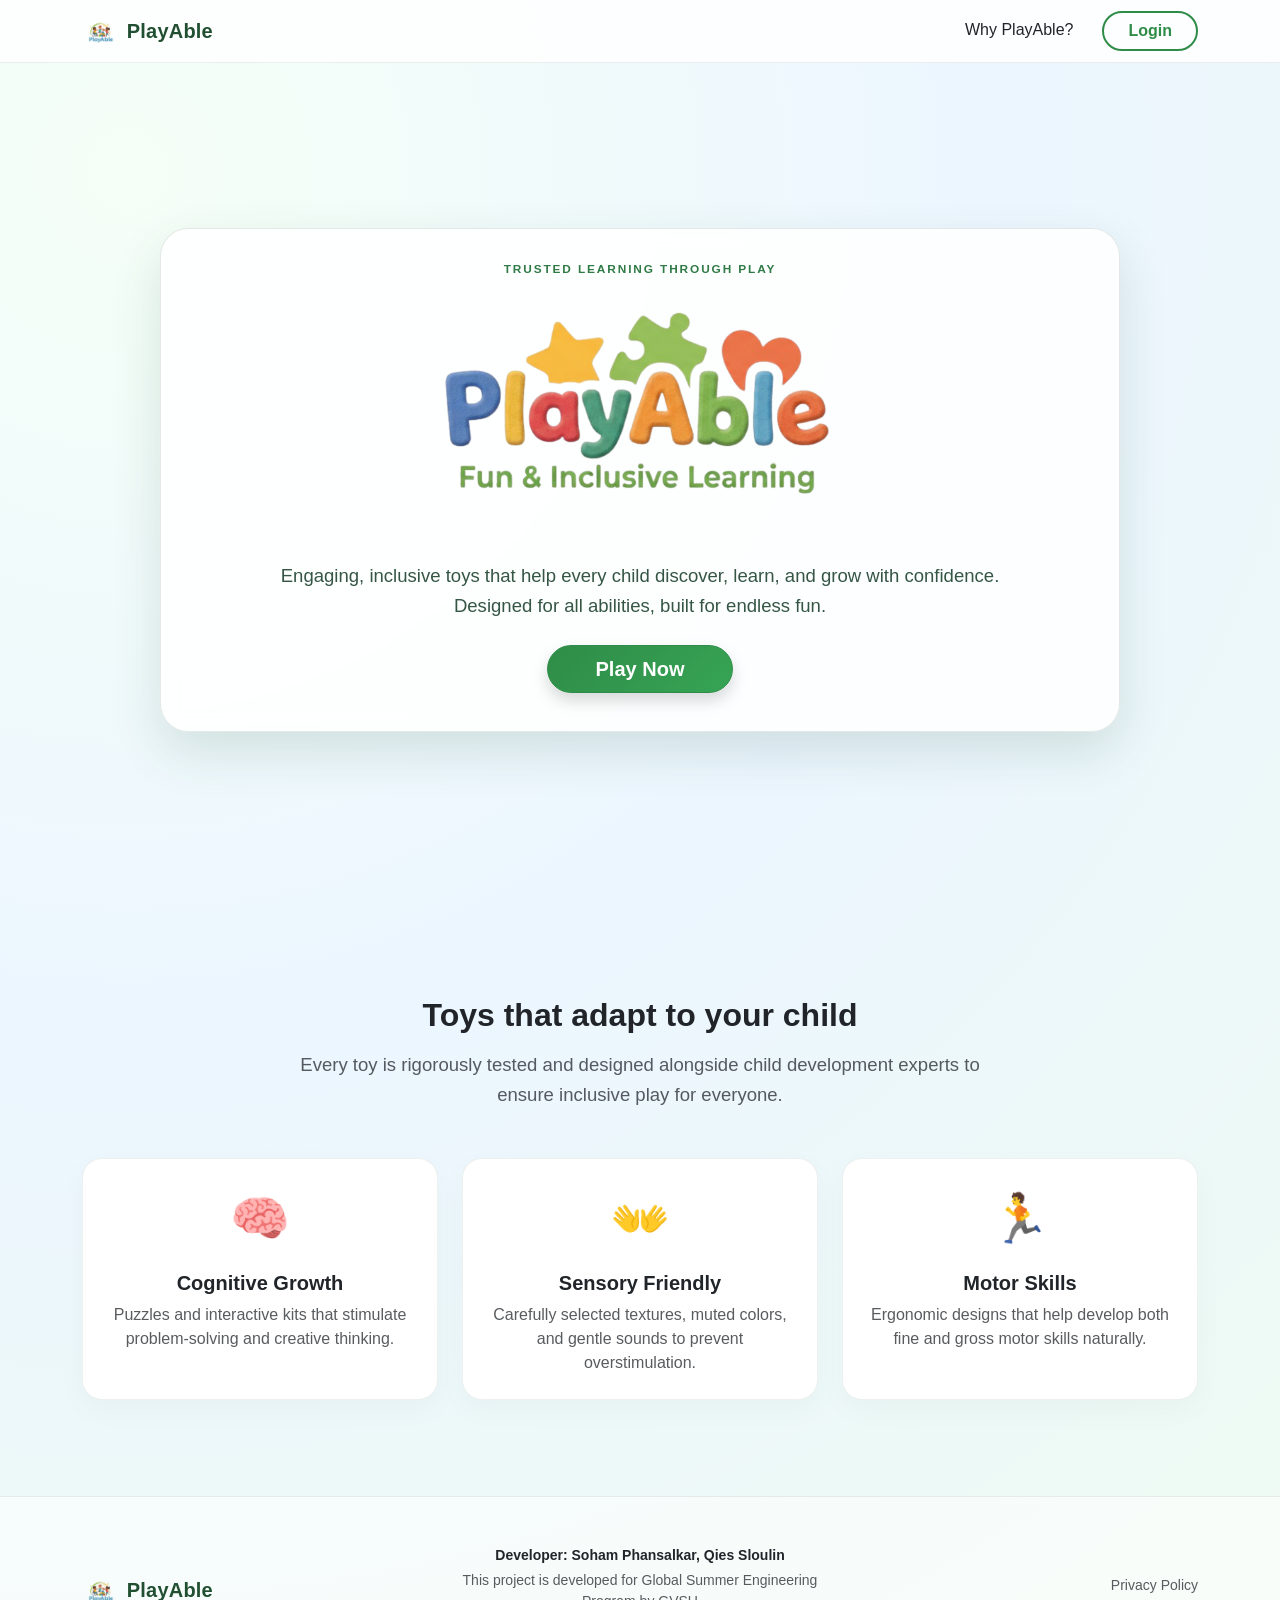
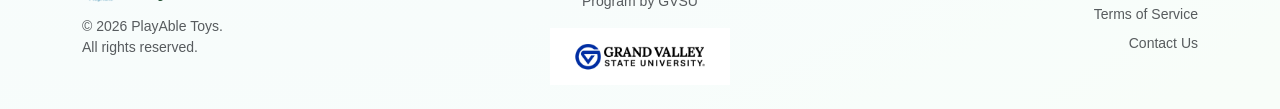
<file: FrontEnd/Landing/index.html>
<!doctype html>
<html lang="en">
  <head>
    <meta charset="utf-8" />
    <meta name="viewport" content="width=device-width, initial-scale=1" />
    <title>PlayAble</title>
    <link
      rel="icon"
      type="image/png"
      href="../../Media/Symbolic-logo-removebg.png"
    />
    <link
      href="https://cdn.jsdelivr.net/npm/bootstrap@5.3.3/dist/css/bootstrap.min.css"
      rel="stylesheet"
    />
    <link rel="stylesheet" href="style.css" />
  </head>
  <body class="landing-page">
    <!-- Navbar -->
    <nav class="navbar navbar-expand-lg nav-professional fixed-top">
      <div class="container">
        <a
          class="navbar-brand brand-lockup"
          href="#"
          aria-label="PlayAble Home"
        >
          <img
            src="../../Media/Symbolic-logo-removebg.png"
            alt="PlayAble symbol"
            class="brand-symbol"
          />
          <span class="brand-text">PlayAble</span>
        </a>
        <div class="ms-auto d-flex gap-3">
          <a
            href="#features"
            class="btn btn-link text-decoration-none text-dark fw-medium d-none d-md-block"
            >Why PlayAble?</a
          >
          <a href="../Accounts/login.html"
            ><button
              type="button"
              class="btn btn-outline-success px-4 fw-semibold"
            >
              Login
            </button></a
          >
        </div>
      </div>
    </nav>

    <!-- Hero Section -->
    <main class="hero-section" id="home">
      <section class="hero-card text-center fade-in">
        <p class="hero-kicker mb-2">Trusted Learning Through Play</p>
        <img
          src="../../Media/Text-logo-removebg.png"
          alt="PlayAble Fun and Inclusive Learning"
          class="img-fluid logo-img floating-anim"
        />
        <p class="hero-copy mt-4 mb-4">
          Engaging, inclusive toys that help every child discover, learn, and
          grow with confidence. Designed for all abilities, built for endless
          fun.
        </p>
        <div>
          <a href="../Accounts/login.html">
            <button
              type="button"
              id="playNowBtn"
              class="btn btn-success btn-lg px-5 py-2 fw-semibold shadow"
            >
              Play Now
            </button></a
          >
        </div>
      </section>
    </main>

    <!-- Features Section -->
    <section class="features-section py-5" id="features">
      <div class="container py-5">
        <div class="text-center mb-5 fade-in">
          <h2 class="fw-bold text-dark mb-3">Toys that adapt to your child</h2>
          <p class="text-muted hero-copy">
            Every toy is rigorously tested and designed alongside child
            development experts to ensure inclusive play for everyone.
          </p>
        </div>

        <div class="row g-4">
          <div class="col-md-4 fade-in">
            <div class="feature-card text-center p-4 h-100">
              <div class="feature-icon mb-3">🧠</div>
              <h3 class="h5 fw-bold text-dark">Cognitive Growth</h3>
              <p class="text-muted mb-0">
                Puzzles and interactive kits that stimulate problem-solving and
                creative thinking.
              </p>
            </div>
          </div>
          <div class="col-md-4 fade-in">
            <div class="feature-card text-center p-4 h-100">
              <div class="feature-icon mb-3">👐</div>
              <h3 class="h5 fw-bold text-dark">Sensory Friendly</h3>
              <p class="text-muted mb-0">
                Carefully selected textures, muted colors, and gentle sounds to
                prevent overstimulation.
              </p>
            </div>
          </div>
          <div class="col-md-4 fade-in">
            <div class="feature-card text-center p-4 h-100">
              <div class="feature-icon mb-3">🏃</div>
              <h3 class="h5 fw-bold text-dark">Motor Skills</h3>
              <p class="text-muted mb-0">
                Ergonomic designs that help develop both fine and gross motor
                skills naturally.
              </p>
            </div>
          </div>
        </div>
      </div>
    </section>

    <!-- Footer -->
    <footer class="footer pt-5 pb-4">
      <div class="container">
        <div class="row align-items-center">
          <!-- Column 1: PlayAble Brand -->
          <div class="col-md-4 mb-4 mb-md-0 text-center text-md-start">
            <a class="navbar-brand brand-lockup mb-2" href="#">
              <img
                src="../../Media/Symbolic-logo-removebg.png"
                alt="PlayAble symbol"
                class="brand-symbol"
              />
              <span class="brand-text">PlayAble</span>
            </a>
            <p class="text-muted small mb-0">&copy; 2026 PlayAble Toys.</p>
            <p class="text-muted small mb-0">All rights reserved.</p>
          </div>

          <!-- Column 2: Developer & Program Info -->
          <div class="col-md-4 mb-4 mb-md-0 text-center">
            <p class="text-dark small mb-1 fw-bold">
              Developer: Soham Phansalkar, Qies Sloulin
            </p>
            <p class="text-muted small mb-3">
              This project is developed for Global Summer Engineering Program by
              GVSU
            </p>
            <img
              src="../../Media/GVSU-logo.png"
              alt="Grand Valley State University Logo"
              class="gvsu-logo"
            />
          </div>

          <!-- Column 3: Links -->
          <div class="col-md-4 text-center text-md-end">
            <div
              class="d-flex flex-column gap-2 align-items-center align-items-md-end"
            >
              <a href="#" class="text-muted text-decoration-none small"
                >Privacy Policy</a
              >
              <a href="#" class="text-muted text-decoration-none small"
                >Terms of Service</a
              >
              <a href="#" class="text-muted text-decoration-none small"
                >Contact Us</a
              >
            </div>
          </div>
        </div>
      </div>
    </footer>

    <script src="https://cdn.jsdelivr.net/npm/bootstrap@5.3.3/dist/js/bootstrap.bundle.min.js"></script>
    <script src="script.js"></script>
  </body>
</html>
</file>
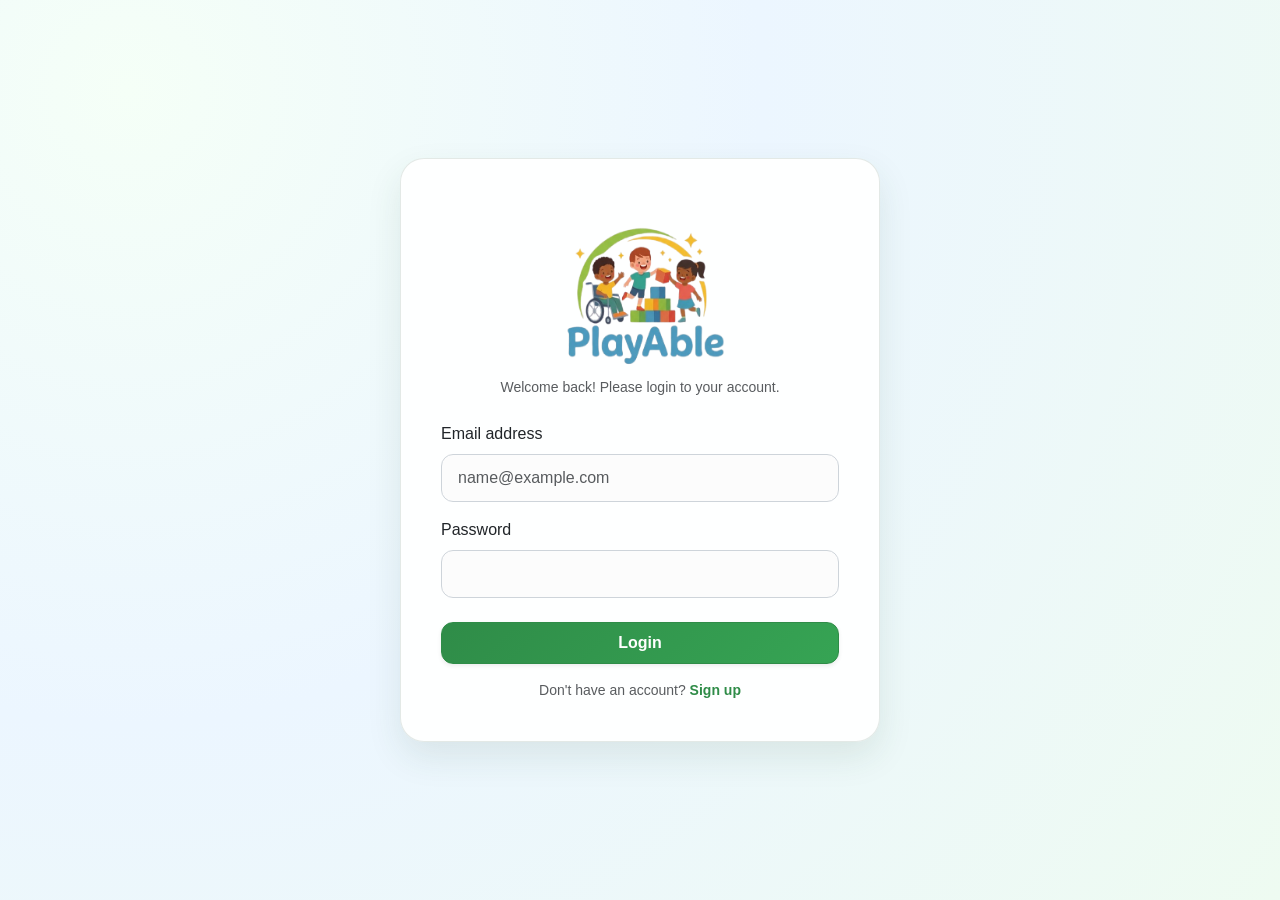
<file: FrontEnd/Accounts/login.html>
<!doctype html>
<html lang="en">
  <head>
    <meta charset="utf-8" />
    <meta name="viewport" content="width=device-width, initial-scale=1" />
    <title>Login - PlayAble</title>
    <link
      rel="icon"
      type="image/png"
      href="../../Media/Symbolic-logo-removebg.png"
    />
    <link
      href="https://cdn.jsdelivr.net/npm/bootstrap@5.3.3/dist/css/bootstrap.min.css"
      rel="stylesheet"
    />
    <link rel="stylesheet" href="L-S.css" />
  </head>
  <body class="auth-page">
    <div
      class="container min-vh-100 d-flex align-items-center justify-content-center py-5"
    >
      <div class="auth-card fade-in">
        <div class="text-center mb-4">
          <a href="index.html" class="text-decoration-none d-inline-block">
            <h2 class="brand-text h3 mb-0">
              <img
                src="../../Media/Symbolic-logo-removebg.png"
                alt="PlayAble"
                height="170px"
                width="240px"
              />
            </h2>
          </a>
          <p class="text-muted small mt-2">
            Welcome back! Please login to your account.
          </p>
        </div>

        <form id="loginForm" novalidate>
          <div class="mb-3">
            <label for="email" class="form-label fw-medium text-dark"
              >Email address</label
            >
            <input
              type="email"
              class="form-control auth-input"
              id="email"
              placeholder="name@example.com"
              required
            />
            <div class="invalid-feedback">
              Please enter a valid email address.
            </div>
          </div>

          <div class="mb-4">
            <label for="password" class="form-label fw-medium text-dark"
              >Password</label
            >
            <input
              type="password"
              class="form-control auth-input"
              id="password"
              placeholder=""
              required
            />
            <div class="invalid-feedback">Please enter your password.</div>
          </div>

          <a href="../Home/home.html"
            ><button
              type="submit"
              class="btn btn-success w-100 py-2 fw-semibold mb-3 shadow-sm"
            >
              Login
            </button></a
          >

          <p class="text-center text-muted small mb-0">
            Don't have an account?
            <a
              href="signup.html"
              class="text-success text-decoration-none fw-semibold"
              >Sign up</a
            >
          </p>
        </form>
      </div>
    </div>

    <script src="https://cdn.jsdelivr.net/npm/bootstrap@5.3.3/dist/js/bootstrap.bundle.min.js"></script>
    <script src="L-S.js"></script>
  </body>
</html>
</file>
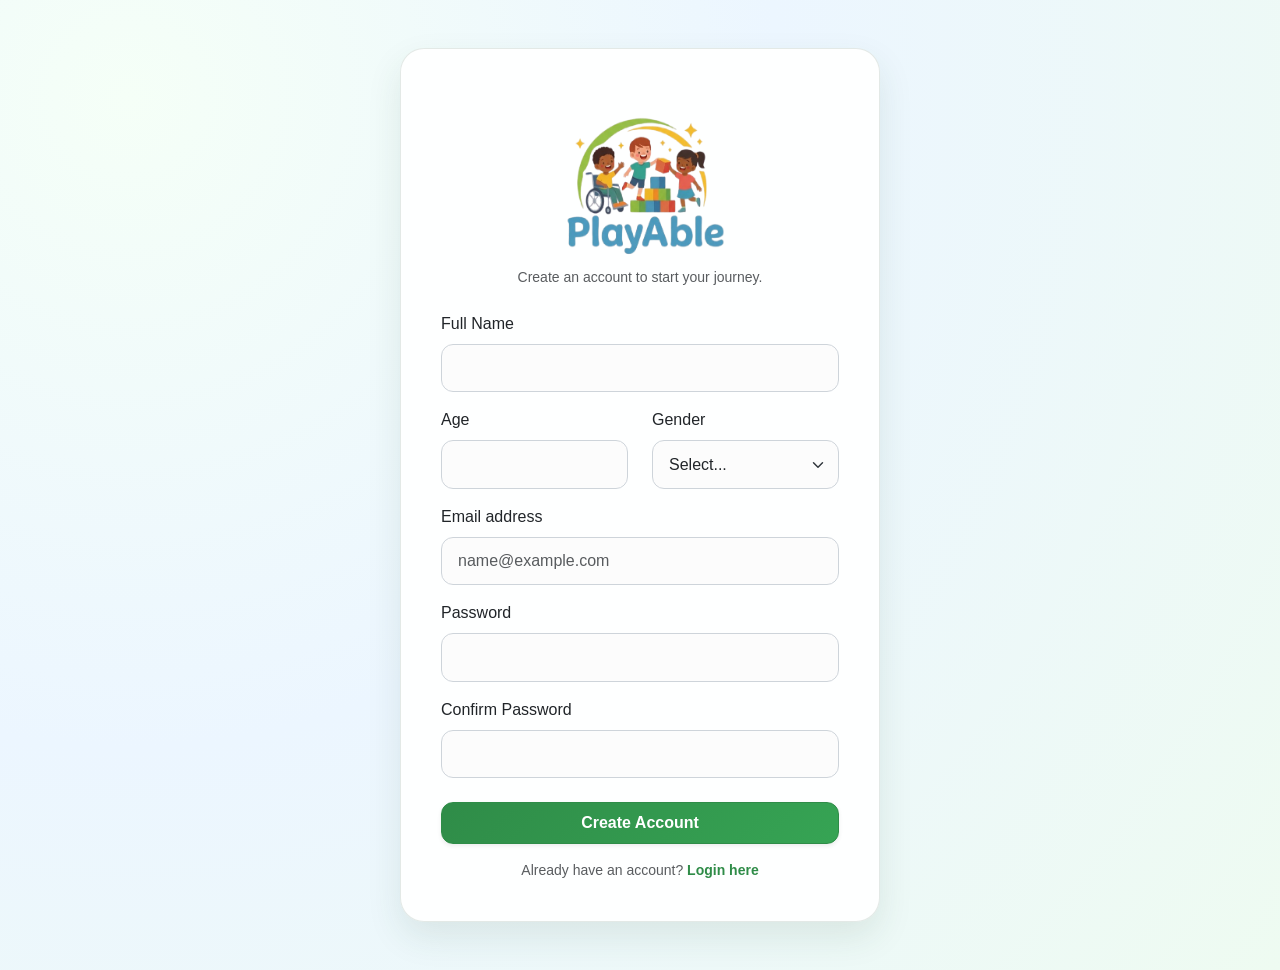
<file: FrontEnd/Accounts/signup.html>
<!doctype html>
<html lang="en">
  <head>
    <meta charset="utf-8" />
    <meta name="viewport" content="width=device-width, initial-scale=1" />
    <title>Sign Up - PlayAble</title>
    <link
      rel="icon"
      type="image/png"
      href="../../Media/Symbolic-logo-removebg.png"
    />
    <link
      href="https://cdn.jsdelivr.net/npm/bootstrap@5.3.3/dist/css/bootstrap.min.css"
      rel="stylesheet"
    />
    <link rel="stylesheet" href="L-S.css" />
  </head>
  <body class="auth-page">
    <div
      class="container min-vh-100 d-flex align-items-center justify-content-center py-5"
    >
      <div class="auth-card fade-in">
        <div class="text-center mb-4">
            <h2 class="brand-text h3 mb-0"><img src="../../Media/Symbolic-logo-removebg.png" alt="PlayAble" height="170px" width="240px"></h2>
          </a>
          <p class="text-muted small mt-2">
            Create an account to start your journey.
          </p>
        </div>

        <form id="signupForm" novalidate>
          <div class="mb-3">
            <label for="fullName" class="form-label fw-medium text-dark"
              >Full Name</label
            >
            <input
              type="text"
              class="form-control auth-input"
              id="fullName"
              placeholder=""
              required
            />
            <div class="invalid-feedback">Please enter your name.</div>
          </div>

          <div class="row mb-3">
            <div class="col-6">
              <label for="age" class="form-label fw-medium text-dark"
                >Age</label
              >
              <input
                type="number"
                class="form-control auth-input"
                id="age"
                placeholder=""
                min="1"
                max="100"
                required
              />
              <div class="invalid-feedback">Please enter a valid age.</div>
            </div>
            <div class="col-6">
              <label for="gender" class="form-label fw-medium text-dark"
                >Gender</label
              >
              <select class="form-select auth-input" id="gender" required>
                <option value="" disabled selected>Select...</option>
                <option value="male">Male</option>
                <option value="female">Female</option>
                <option value="other">Other</option>
                <option value="prefer-not">Prefer not to say</option>
              </select>
              <div class="invalid-feedback">Please select a gender.</div>
            </div>
          </div>

          <div class="mb-3">
            <label for="email" class="form-label fw-medium text-dark"
              >Email address</label
            >
            <input
              type="email"
              class="form-control auth-input"
              id="email"
              placeholder="name@example.com"
              required
            />
            <div class="invalid-feedback">Please enter a valid email.</div>
          </div>

          <div class="mb-3">
            <label for="password" class="form-label fw-medium text-dark"
              >Password</label
            >
            <input
              type="password"
              class="form-control auth-input"
              id="password"
              placeholder=""
              minlength="8"
              required
            />
            <div class="invalid-feedback">
              Password must be at least 8 characters.
            </div>
          </div>

          <div class="mb-4">
            <label for="confirmPassword" class="form-label fw-medium text-dark"
              >Confirm Password</label
            >
            <input
              type="password"
              class="form-control auth-input"
              id="confirmPassword"
              placeholder=""
              required
            />
            <div class="invalid-feedback" id="passwordMatchError">
              Passwords do not match.
            </div>
          </div>

          <a href="../Home/home.html"><button
            type="submit"
            class="btn btn-success w-100 py-2 fw-semibold mb-3 shadow-sm"
          >
            Create Account
          </button></a>

          <p class="text-center text-muted small mb-0">
            Already have an account?
            <a
              href="login.html"
              class="text-success text-decoration-none fw-semibold"
              >Login here</a
            >
          </p>
        </form>
      </div>
    </div>

    <script src="https://cdn.jsdelivr.net/npm/bootstrap@5.3.3/dist/js/bootstrap.bundle.min.js"></script>
    <script src="L-S.js"></script>
  </body>
</html>
</file>
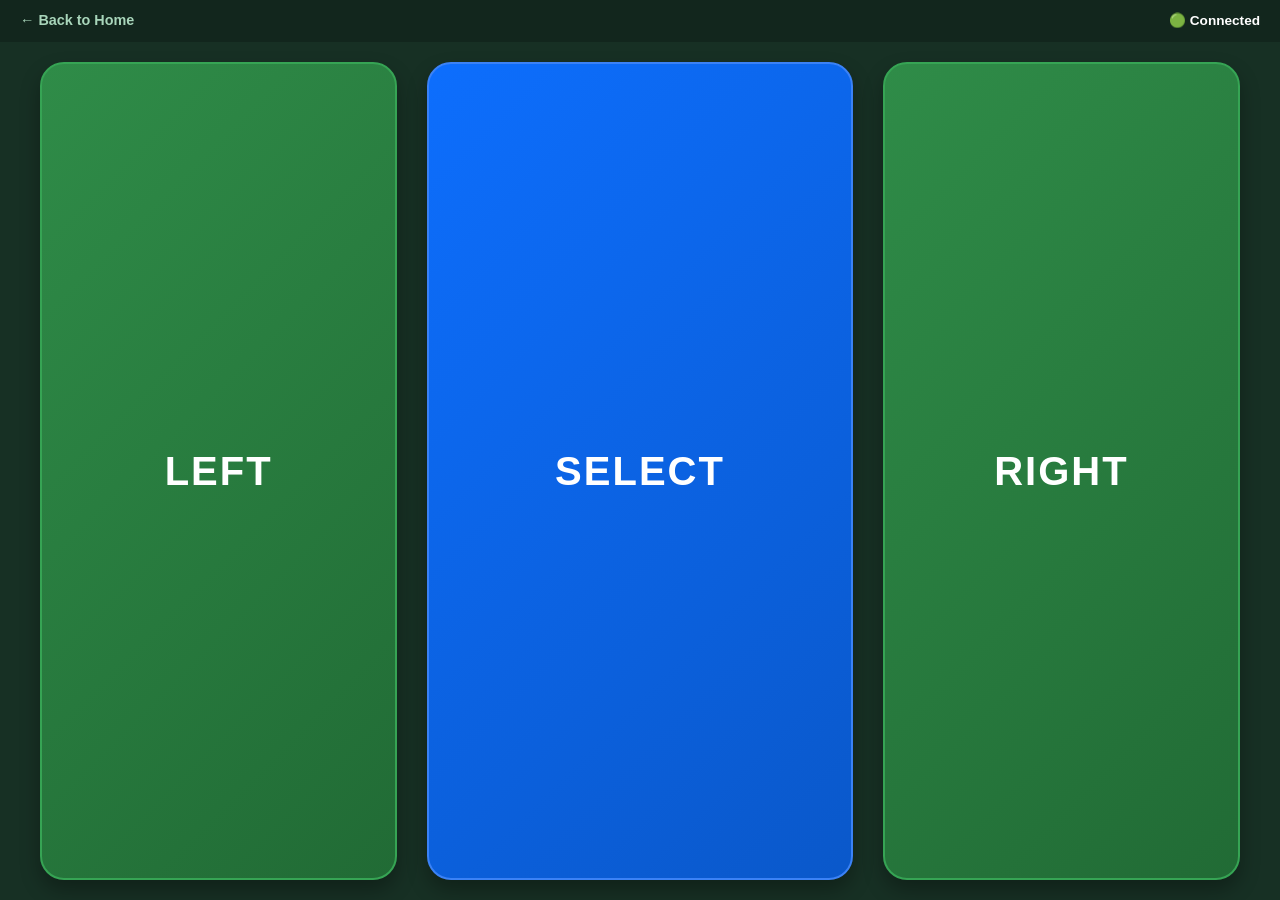
<file: FrontEnd/controller/controller.html>
<!doctype html>
<html lang="en">
  <head>
    <meta charset="utf-8" />
    <meta
      name="viewport"
      content="width=device-width, initial-scale=1.0, maximum-scale=1.0, user-scalable=no"
    />
    <title>Virtual Controller - PlayAble</title>
    <link
      rel="icon"
      type="image/png"
      href="../../Media/Symbolic-logo-removebg.png"
    />
    <link
      href="https://cdn.jsdelivr.net/npm/bootstrap@5.3.3/dist/css/bootstrap.min.css"
      rel="stylesheet"
    />
    <link rel="stylesheet" href="controller.css" />
  </head>
  <body class="controller-body">
    <div class="controller-header">
      <a href="../Home/home.html" class="back-link">← Back to Home</a>
      <span class="status-indicator" id="connectionStatus">🟢 Connected</span>
    </div>

    <main class="controller-container">
      <button id="btnLeft" class="ctrl-btn btn-side">LEFT</button>
      <button id="btnSelect" class="ctrl-btn btn-center">SELECT</button>
      <button id="btnRight" class="ctrl-btn btn-side">RIGHT</button>
    </main>

    <script src="controller.js"></script>
  </body>
</html>
</file>
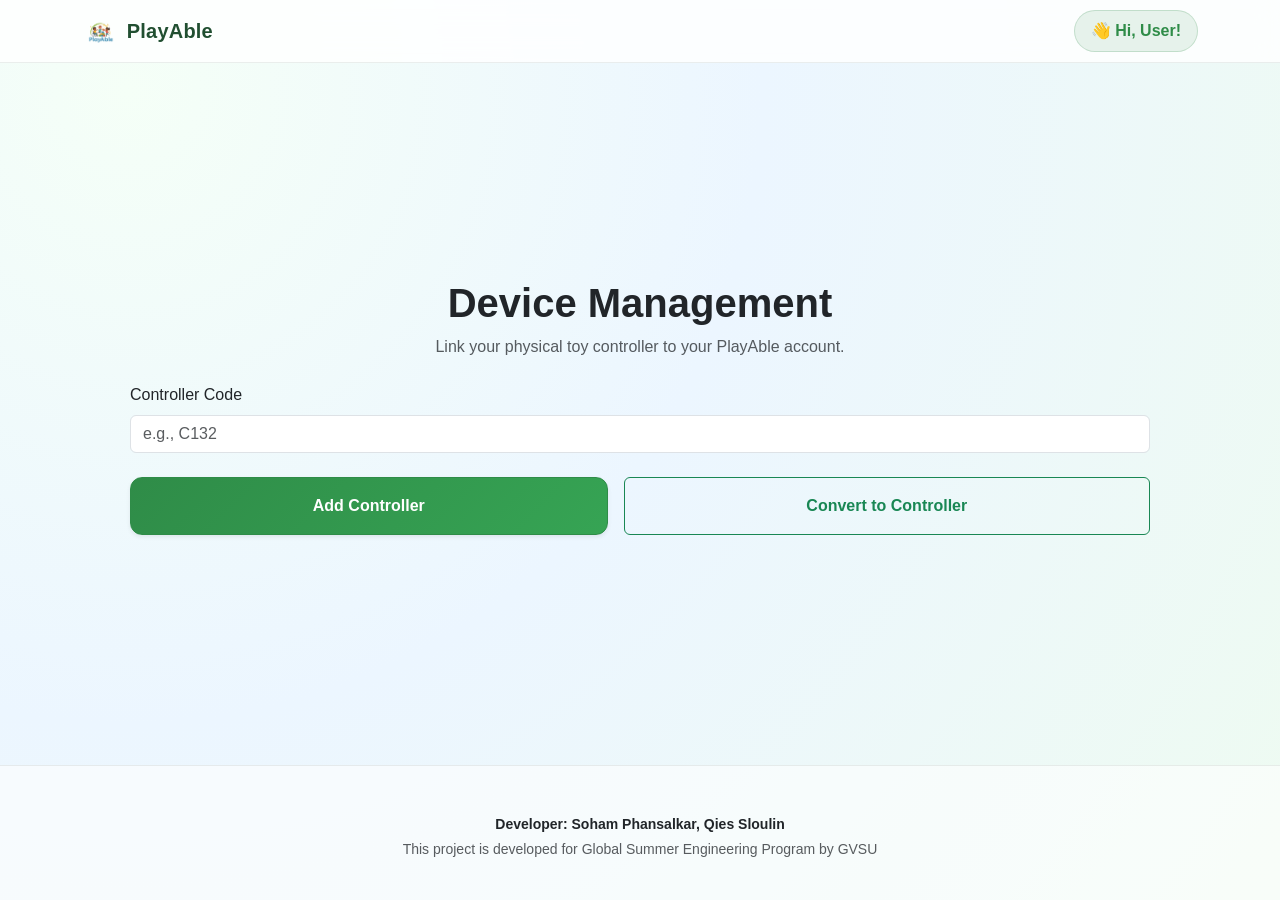
<file: FrontEnd/Home/controller.html>
<!doctype html>
<html lang="en">
  <head>
    <meta charset="utf-8" />
    <meta name="viewport" content="width=device-width, initial-scale=1" />
    <title>Manage Controllers - PlayAble</title>
    <link
      rel="icon"
      type="image/png"
      href="../../Media/Symbolic-logo-removebg.png"
    />
    <link
      href="https://cdn.jsdelivr.net/npm/bootstrap@5.3.3/dist/css/bootstrap.min.css"
      rel="stylesheet"
    />
    <link rel="stylesheet" href="home.css" />
  </head>
  <body class="home-page">
    <nav class="navbar navbar-expand-lg nav-professional fixed-top">
      <div class="container">
        <a
          class="navbar-brand brand-lockup"
          href="home.html"
          aria-label="PlayAble Home"
        >
          <img
            src="../../Media/Symbolic-logo-removebg.png"
            alt="PlayAble symbol"
            class="brand-symbol"
          />
          <span class="brand-text">PlayAble</span>
        </a>
        <div class="ms-auto d-flex align-items-center gap-3">
          <div
            class="user-greeting fw-bold px-3 py-2 rounded-pill"
            id="user-name"
          >
            👋 Hi, User!
          </div>
        </div>
      </div>
    </nav>

    <main
      class="container game-library-section d-flex justify-content-center align-items-center fade-in"
    >
      <div class="controller-card p-4 p-md-5 w-100">
        <div class="text-center mb-4">
          <h1 class="fw-bold text-dark mb-2">Device Management</h1>
          <p class="text-muted">
            Link your physical toy controller to your PlayAble account.
          </p>
        </div>

        <form id="controllerForm" novalidate>
          <div class="mb-4">
            <label for="controllerCode" class="form-label fw-medium text-dark"
              >Controller Code</label
            >
            <input
              type="text"
              class="form-control auth-input custom-input-lg"
              id="controllerCode"
              placeholder="e.g., C132"
              required
            />
            <div class="invalid-feedback">
              Please enter a valid controller code.
            </div>
          </div>

          <div class="d-flex flex-column flex-sm-row gap-3">
            <button
              type="button"
              id="btnAddController"
              class="btn btn-success flex-grow-1 py-3 fw-semibold shadow-sm"
              onclick="btnAddControllerClicked()"
            >
              Add Controller
            </button>
            <button
              type="button"
              id="btnConvertController"
              class="btn btn-outline-success flex-grow-1 py-3 fw-semibold"
              onclick="redirectToVirtualController()"
            >
              Convert to Controller
            </button>
          </div>
        </form>

        <div id="controllerStatus" class="mt-4 text-center d-none"></div>
      </div>
    </main>

    <footer class="footer pt-5 pb-4 mt-auto">
      <div class="container text-center">
        <p class="text-dark small mb-1 fw-bold">
          Developer: Soham Phansalkar, Qies Sloulin
        </p>
        <p class="text-muted small mb-3">
          This project is developed for Global Summer Engineering Program by
          GVSU
        </p>
      </div>
    </footer>

    <script src="https://cdn.jsdelivr.net/npm/bootstrap@5.3.3/dist/js/bootstrap.bundle.min.js"></script>
    <script src="home.js"></script>
  </body>
</html>
</file>
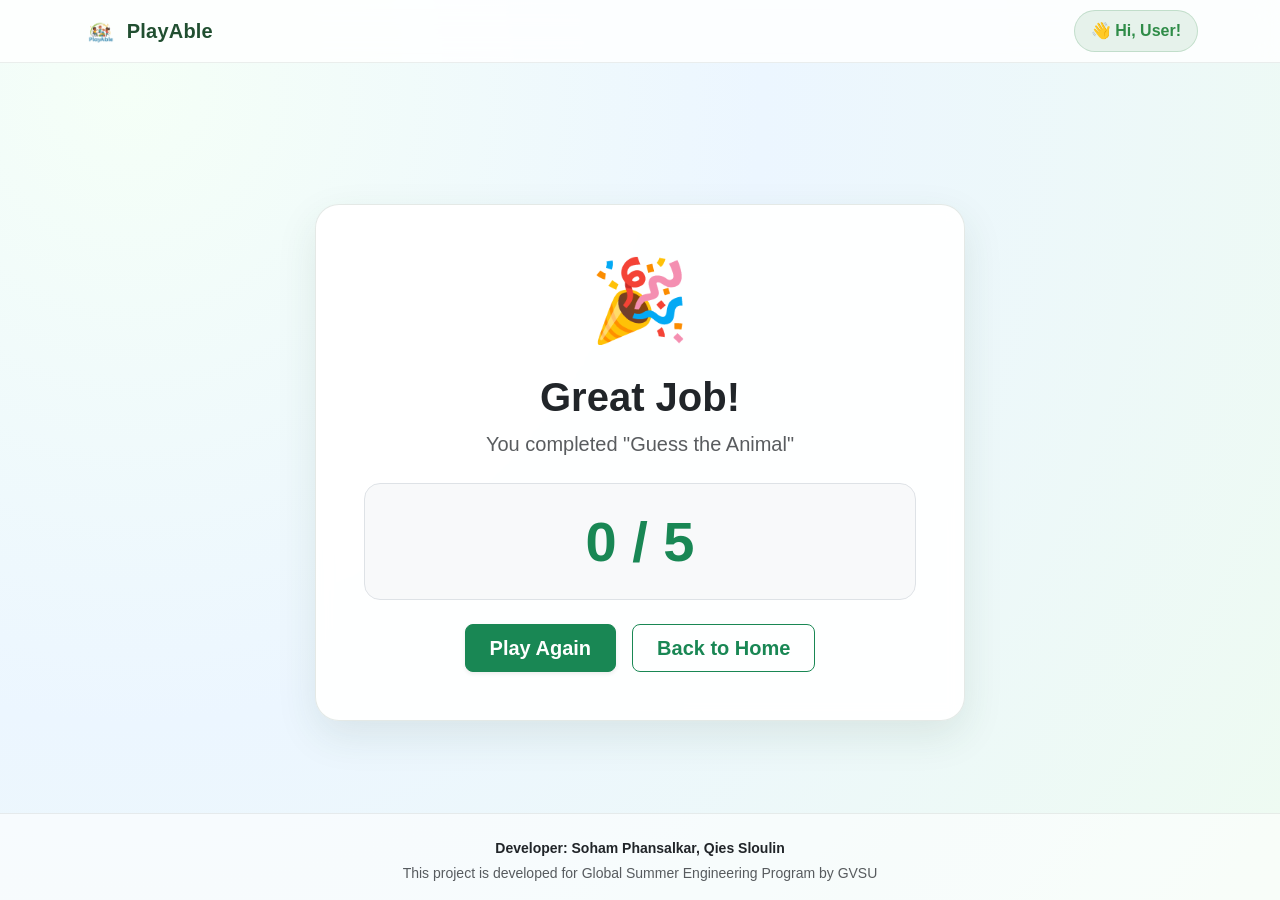
<file: FrontEnd/Games/GuessTheAnimal/score.html>
<!doctype html>
<html lang="en">
  <head>
    <meta charset="utf-8" />
    <meta name="viewport" content="width=device-width, initial-scale=1" />
    <title>Score - PlayAble</title>
    <link
      rel="icon"
      type="image/png"
      href="../../../Media/Symbolic-logo-removebg.png"
    />
    <link
      href="https://cdn.jsdelivr.net/npm/bootstrap@5.3.3/dist/css/bootstrap.min.css"
      rel="stylesheet"
    />
    <link rel="stylesheet" href="GTA.css" />
  </head>
  <body class="game-page">
    <!-- Navbar -->
    <nav class="navbar navbar-expand-lg nav-professional fixed-top">
      <div class="container">
        <a
          class="navbar-brand brand-lockup"
          href="home.html"
          aria-label="PlayAble Home"
        >
          <img
            src="../../../Media/Symbolic-logo-removebg.png"
            alt="PlayAble symbol"
            class="brand-symbol"
          />
          <span class="brand-text">PlayAble</span>
        </a>
        <div class="ms-auto d-flex align-items-center gap-3">
          <div class="user-greeting fw-bold px-3 py-2 rounded-pill">
            👋 Hi, User!
          </div>
        </div>
      </div>
    </nav>

    <!-- Score Section -->
    <main
      class="container game-container d-flex justify-content-center align-items-center flex-column fade-in"
    >
      <div class="quiz-card text-center w-100 p-5">
        <div class="mb-4">
          <span class="display-1">🎉</span>
        </div>
        <h1 class="fw-bold text-dark mb-2">Great Job!</h1>
        <p class="text-muted fs-5 mb-4">You completed "Guess the Animal"</p>

        <div class="p-4 bg-light rounded-4 mb-4 border">
          <h2 class="display-4 fw-bold text-success mb-0">
            <span id="final-score">0</span> / <span id="total-score">5</span>
          </h2>
        </div>

        <div
          class="d-flex flex-column flex-sm-row justify-content-center gap-3"
        >
          <a
            href="GTA.html"
            class="btn btn-success btn-lg px-4 py-2 fw-semibold shadow-sm"
            >Play Again</a
          >
          <a
            href="../../Home/home.html"
            class="btn btn-outline-success btn-lg px-4 py-2 fw-semibold"
            >Back to Home</a
          >
        </div>
      </div>
    </main>

    <!-- Footer -->
    <footer class="footer pt-4 pb-3 mt-auto">
      <div class="container text-center">
        <p class="text-dark small mb-1 fw-bold">
          Developer: Soham Phansalkar, Qies Sloulin
        </p>
        <p class="text-muted small mb-0">
          This project is developed for Global Summer Engineering Program by
          GVSU
        </p>
      </div>
    </footer>

    <!-- Inline JS to fetch and display the score -->
    <script>
      document.addEventListener("DOMContentLoaded", () => {
        const score = localStorage.getItem("gta_score") || 0;
        const total = localStorage.getItem("gta_total") || 5;

        document.getElementById("final-score").innerText = score;
        document.getElementById("total-score").innerText = total;
      });
    </script>
    <script src="https://cdn.jsdelivr.net/npm/bootstrap@5.3.3/dist/js/bootstrap.bundle.min.js"></script>
    <script src="../../check.js"></script>
  </body>
</html>
</file>
<file: FrontEnd/Landing/style.css>
body.landing-page {
  background: radial-gradient(
    circle at 10% 10%,
    #f5fff7 0%,
    #ecf6ff 45%,
    #eefbf1 100%
  );
  color: #173024;
  font-family: "Inter", "Segoe UI", Roboto, Helvetica, Arial, sans-serif;
  overflow-x: hidden;
}

/* Navbar */
.nav-professional {
  background: rgba(255, 255, 255, 0.82);
  backdrop-filter: blur(12px);
  border-bottom: 1px solid rgba(23, 48, 36, 0.08);
  transition: all 0.3s ease;
}

.brand-lockup {
  display: inline-flex;
  align-items: center;
  gap: 0.55rem;
  text-decoration: none;
}

.brand-symbol {
  width: 36px;
  height: 36px;
  object-fit: contain;
}

.brand-text {
  font-weight: 800;
  letter-spacing: 0.2px;
  font-size: 1.25rem;
  color: #214f31;
}

/* Hero Section */
.hero-section {
  min-height: 100vh;
  display: grid;
  place-items: center;
  padding: 6rem 1rem 2.25rem; /* Adjusted for fixed navbar */
}

.hero-card {
  width: min(960px, 100%);
  background: rgba(255, 255, 255, 0.88);
  border: 1px solid rgba(33, 79, 49, 0.12);
  border-radius: 28px;
  box-shadow: 0 20px 50px rgba(35, 78, 52, 0.14);
  padding: clamp(1.4rem, 2.5vw, 2.2rem) clamp(1rem, 3vw, 2.4rem)
    clamp(1.8rem, 3vw, 2.6rem);
  backdrop-filter: blur(8px);
}

.hero-kicker {
  text-transform: uppercase;
  letter-spacing: 0.16em;
  font-weight: 700;
  font-size: 0.74rem;
  color: #2f7a45;
}

.logo-img {
  width: min(90vw, 500px);
  max-height: 35vh;
  object-fit: contain;
}

.floating-anim {
  animation: float 6s ease-in-out infinite;
}

@keyframes float {
  0% {
    transform: translateY(0px);
  }
  50% {
    transform: translateY(-10px);
  }
  100% {
    transform: translateY(0px);
  }
}

.hero-copy {
  width: min(740px, 92%);
  margin-inline: auto;
  font-size: clamp(1rem, 1.45vw, 1.16rem);
  line-height: 1.6;
  color: #355645;
}

/* Buttons */
.btn-success {
  background: linear-gradient(135deg, #2f8c48 0%, #36a454 100%);
  border-color: #2f8c48;
  border-radius: 999px;
  transition:
    transform 0.2s ease,
    box-shadow 0.2s ease;
}

.btn-success:hover,
.btn-success:focus {
  background: linear-gradient(135deg, #26743b 0%, #2f8c48 100%);
  border-color: #26743b;
  transform: translateY(-2px);
  box-shadow: 0 8px 20px rgba(47, 140, 72, 0.3) !important;
}

.btn-outline-success {
  border-radius: 999px;
  border-width: 2px;
  color: #2f8c48;
  border-color: #2f8c48;
}

.btn-outline-success:hover {
  background-color: #2f8c48;
  color: #fff;
}

/* Features Section */
.feature-card {
  background: white;
  border-radius: 20px;
  border: 1px solid rgba(33, 79, 49, 0.08);
  box-shadow: 0 10px 30px rgba(0, 0, 0, 0.03);
  transition:
    transform 0.3s ease,
    box-shadow 0.3s ease;
}

.feature-card:hover {
  transform: translateY(-5px);
  box-shadow: 0 15px 40px rgba(35, 78, 52, 0.1);
}

.feature-icon {
  font-size: 3rem;
}

/* Footer & Logo additions */
.footer {
  background: rgba(255, 255, 255, 0.6);
  border-top: 1px solid rgba(23, 48, 36, 0.08);
}

.gvsu-logo {
  max-width: 180px;
  height: auto;
  object-fit: contain;
}

/* Animations */
.fade-in {
  opacity: 0;
  transform: translateY(20px);
  transition:
    opacity 0.8s ease-out,
    transform 0.8s ease-out;
}

.fade-in.visible {
  opacity: 1;
  transform: translateY(0);
}

@media (max-width: 576px) {
  .brand-symbol {
    width: 32px;
    height: 32px;
  }
  .brand-text {
    font-size: 1.08rem;
  }
}
</file>
<file: FrontEnd/Accounts/L-S.css>
body.auth-page {
  background: radial-gradient(
    circle at 10% 10%,
    #f5fff7 0%,
    #ecf6ff 45%,
    #eefbf1 100%
  );
  color: #173024;
  font-family: "Inter", "Segoe UI", Roboto, Helvetica, Arial, sans-serif;
  min-height: 100vh;
}

.auth-card {
  width: 100%;
  max-width: 480px;
  background: rgba(255, 255, 255, 0.92);
  border: 1px solid rgba(33, 79, 49, 0.12);
  border-radius: 24px;
  box-shadow: 0 15px 35px rgba(35, 78, 52, 0.1);
  padding: 2.5rem;
  backdrop-filter: blur(10px);
}

.auth-logo {
  width: 48px;
  height: 48px;
  object-fit: contain;
}

.brand-text {
  font-weight: 800;
  letter-spacing: 0.2px;
  color: #214f31;
}

/* Custom Input Styling */
.auth-input {
  border-radius: 12px;
  border: 1px solid #ced4da;
  padding: 0.7rem 1rem;
  background-color: #fcfcfc;
  transition: all 0.2s ease-in-out;
}

.auth-input:focus {
  background-color: #ffffff;
  border-color: #36a454;
  box-shadow: 0 0 0 0.25rem rgba(54, 164, 84, 0.15);
}

/* Button Styling */
.btn-success {
  background: linear-gradient(135deg, #2f8c48 0%, #36a454 100%);
  border-color: #2f8c48;
  border-radius: 12px; /* Slightly squarer than the landing page pills for forms */
  transition:
    transform 0.2s ease,
    box-shadow 0.2s ease;
}

.btn-success:hover,
.btn-success:focus {
  background: linear-gradient(135deg, #26743b 0%, #2f8c48 100%);
  border-color: #26743b;
  transform: translateY(-2px);
  box-shadow: 0 8px 20px rgba(47, 140, 72, 0.3) !important;
}

.text-success {
  color: #2f8c48 !important;
}

.text-success:hover {
  color: #1e5a2e !important;
}

/* Animation */
.fade-in {
  animation: fadeInDown 0.6s ease-out forwards;
}

@keyframes fadeInDown {
  from {
    opacity: 0;
    transform: translateY(-20px);
  }
  to {
    opacity: 1;
    transform: translateY(0);
  }
}

@media (max-width: 576px) {
  .auth-card {
    padding: 2rem 1.5rem;
    border-radius: 16px;
  }
}
</file>
<file: FrontEnd/controller/controller.css>
body.controller-body {
  margin: 0;
  padding: 0;
  background: #173024;
  font-family: "Inter", "Segoe UI", Roboto, Helvetica, Arial, sans-serif;
  height: 100vh;
  display: flex;
  flex-direction: column;
  overflow: hidden;

  user-select: none;
  -webkit-user-select: none;
  -webkit-touch-callout: none;
  touch-action: none;
}

.controller-header {
  display: flex;
  justify-content: space-between;
  align-items: center;
  padding: 10px 20px;
  background-color: rgba(0, 0, 0, 0.2);
}

.back-link {
  color: #a8d5ba;
  text-decoration: none;
  font-weight: 600;
  font-size: 0.9rem;
}

.status-indicator {
  color: #fff;
  font-size: 0.85rem;
  font-weight: bold;
}

.controller-container {
  flex: 1;
  display: flex;
  flex-direction: row;
  gap: 15px;
  padding: 15px;
  align-items: stretch;
}

.ctrl-btn {
  border: none;
  border-radius: 24px;
  font-weight: 900;
  font-size: clamp(1.5rem, 5vw, 2.5rem);
  letter-spacing: 2px;
  color: #ffffff;
  box-shadow: 0 10px 20px rgba(0, 0, 0, 0.3);
  transition:
    transform 0.1s ease,
    background 0.2s ease,
    box-shadow 0.1s ease;
  display: flex;
  align-items: center;
  justify-content: center;

  -webkit-tap-highlight-color: transparent;
}

.ctrl-btn:active,
.ctrl-btn.active-touch {
  transform: scale(0.95) translateY(5px);
  box-shadow: 0 2px 5px rgba(0, 0, 0, 0.4);
}

.btn-side {
  flex: 1;
  background: linear-gradient(135deg, #2f8c48 0%, #216b35 100%);
  border: 2px solid #36a454;
}

.btn-center {
  flex: 1.2;
  background: linear-gradient(135deg, #0d6efd 0%, #0a58ca 100%);
  border: 2px solid #3b82f6;
}

@media screen and (orientation: landscape) {
  .controller-container {
    padding: 20px 40px;
    gap: 30px;
  }
}
</file>
<file: FrontEnd/Home/home.css>
/* Base Page Styles */
body.home-page {
  background: radial-gradient(
    circle at 10% 10%,
    #f5fff7 0%,
    #ecf6ff 45%,
    #eefbf1 100%
  );
  color: #173024;
  font-family: "Inter", "Segoe UI", Roboto, Helvetica, Arial, sans-serif;
  display: flex;
  flex-direction: column;
  min-height: 100vh;
}

/* Navbar */
.nav-professional {
  background: rgba(255, 255, 255, 0.82);
  backdrop-filter: blur(12px);
  border-bottom: 1px solid rgba(23, 48, 36, 0.08);
}

.brand-lockup {
  display: inline-flex;
  align-items: center;
  gap: 0.55rem;
  text-decoration: none;
}

.brand-symbol {
  width: 36px;
  height: 36px;
  object-fit: contain;
}

.brand-text {
  font-weight: 800;
  letter-spacing: 0.2px;
  font-size: 1.25rem;
  color: #214f31;
}

.user-greeting {
  background-color: rgba(47, 140, 72, 0.1);
  color: #2f8c48;
  border: 1px solid rgba(47, 140, 72, 0.2);
}

.toControllerPage {
  background-color: rgba(47, 140, 72, 0.1);
  color: #11308d;
  border: 1px solid rgba(47, 140, 72, 0.2);
}

/* Main Content */
.game-library-section {
  padding-top: 7rem; /* Accommodate fixed navbar */
  padding-bottom: 4rem;
  flex: 1; /* Pushes the footer to the bottom if content is short */
}

/* Game Cards */
.game-card {
  background: rgba(255, 255, 255, 0.9);
  border-radius: 20px;
  border: 1px solid rgba(33, 79, 49, 0.08);
  box-shadow: 0 10px 30px rgba(0, 0, 0, 0.03);
  transition:
    transform 0.3s ease,
    box-shadow 0.3s ease;
}

.game-card:not(.disabled-card):hover {
  transform: translateY(-5px);
  box-shadow: 0 15px 40px rgba(35, 78, 52, 0.1);
}

/* Image Wrapper and Placeholder styling */
.img-wrapper {
  width: 100%;
  height: 180px;
  background-color: #eef3f0; /* Soft green-gray placeholder color */
  border-radius: 12px;
  overflow: hidden;
  display: flex;
  align-items: center;
  justify-content: center;
}

/* Make sure the image fits nicely once you add the src */
.game-img {
  width: 100%;
  height: 100%;
  object-fit: cover;
}

/* Grayed out / Coming Soon styling */
.disabled-card {
  opacity: 0.65;
  filter: grayscale(80%);
  pointer-events: none; /* Prevents clicking */
}

.disabled-card .game-img {
  opacity: 0.5;
}

/* Buttons */
.btn-success {
  background: linear-gradient(135deg, #2f8c48 0%, #36a454 100%);
  border-color: #2f8c48;
  border-radius: 12px;
  transition:
    transform 0.2s ease,
    box-shadow 0.2s ease;
}

.btn-success:hover,
.btn-success:focus {
  background: linear-gradient(135deg, #26743b 0%, #2f8c48 100%);
  border-color: #26743b;
  transform: translateY(-2px);
  box-shadow: 0 8px 20px rgba(47, 140, 72, 0.3) !important;
}

.btn-secondary {
  border-radius: 12px;
  background-color: #6c757d;
  border: none;
}

/* Footer */
.footer {
  background: rgba(255, 255, 255, 0.6);
  border-top: 1px solid rgba(23, 48, 36, 0.08);
}

.gvsu-logo {
  max-width: 180px;
  height: auto;
  object-fit: contain;
}

/* Animations */
.fade-in {
  animation: fadeInDown 0.6s ease-out forwards;
}

@keyframes fadeInDown {
  from {
    opacity: 0;
    transform: translateY(20px);
  }
  to {
    opacity: 1;
    transform: translateY(0);
  }
}

@media (max-width: 576px) {
  .brand-symbol {
    width: 32px;
    height: 32px;
  }
  .brand-text {
    font-size: 1.08rem;
  }
}
</file>
<file: FrontEnd/Games/GuessTheAnimal/GTA.css>
body.game-page {
  background: radial-gradient(
    circle at 10% 10%,
    #f5fff7 0%,
    #ecf6ff 45%,
    #eefbf1 100%
  );
  color: #173024;
  font-family: "Inter", "Segoe UI", Roboto, Helvetica, Arial, sans-serif;
  display: flex;
  flex-direction: column;
  min-height: 100vh;
}

.nav-professional {
  background: rgba(255, 255, 255, 0.82);
  backdrop-filter: blur(12px);
  border-bottom: 1px solid rgba(23, 48, 36, 0.08);
}

.brand-lockup {
  display: inline-flex;
  align-items: center;
  gap: 0.55rem;
  text-decoration: none;
}

.brand-symbol {
  width: 36px;
  height: 36px;
  object-fit: contain;
}

.brand-text {
  font-weight: 800;
  letter-spacing: 0.2px;
  font-size: 1.25rem;
  color: #214f31;
}

.user-greeting {
  background-color: rgba(47, 140, 72, 0.1);
  color: #2f8c48;
  border: 1px solid rgba(47, 140, 72, 0.2);
}

.game-container {
  padding-top: 7rem;
  flex: 1;
}

.quiz-card {
  max-width: 650px;
  background: rgba(255, 255, 255, 0.95);
  border-radius: 24px;
  border: 1px solid rgba(33, 79, 49, 0.12);
  box-shadow: 0 15px 40px rgba(35, 78, 52, 0.1);
  backdrop-filter: blur(8px);
}

.image-wrapper {
  width: 100%;
  height: 250px;
  background-color: #eef3f0;
  border-radius: 16px;
  display: flex;
  align-items: center;
  justify-content: center;
  overflow: hidden;
}

.animal-pic {
  width: 100%;
  height: 100%;
  object-fit: cover;
}

.option-btn {
  background-color: #f8f9fa;
  border: 2px solid #e9ecef;
  color: #355645;
  border-radius: 16px;
  transition: all 0.2s ease-in-out;
}

.option-btn:hover:not(:disabled) {
  background-color: #eefbf1;
  border-color: #36a454;
  color: #1e5a2e;
  transform: translateY(-2px);
  box-shadow: 0 6px 15px rgba(54, 164, 84, 0.15);
}

.option-btn.correct {
  background-color: #d1e7dd !important;
  border-color: #198754 !important;
  color: #0f5132 !important;
}

.option-btn.incorrect {
  background-color: #f8d7da !important;
  border-color: #dc3545 !important;
  color: #842029 !important;
}

.controller-selected {
  border: 4px solid #0d6efd !important;
  transform: scale(1.05);
  box-shadow: 0 8px 20px rgba(13, 110, 253, 0.3) !important;
  background-color: #e9ecef;
}

.footer {
  background: rgba(255, 255, 255, 0.6);
  border-top: 1px solid rgba(23, 48, 36, 0.08);
}

.fade-in {
  animation: fadeIn 0.5s ease-out forwards;
}

@keyframes fadeIn {
  from {
    opacity: 0;
    transform: translateY(10px);
  }
  to {
    opacity: 1;
    transform: translateY(0);
  }
}

/* Controller Selection Highlight */
.controller-selected {
  border: 4px solid #0d6efd !important; /* Blue border to indicate focus */
  transform: scale(1.05);
  box-shadow: 0 8px 20px rgba(13, 110, 253, 0.3) !important;
  background-color: #e9ecef;
}
</file>
